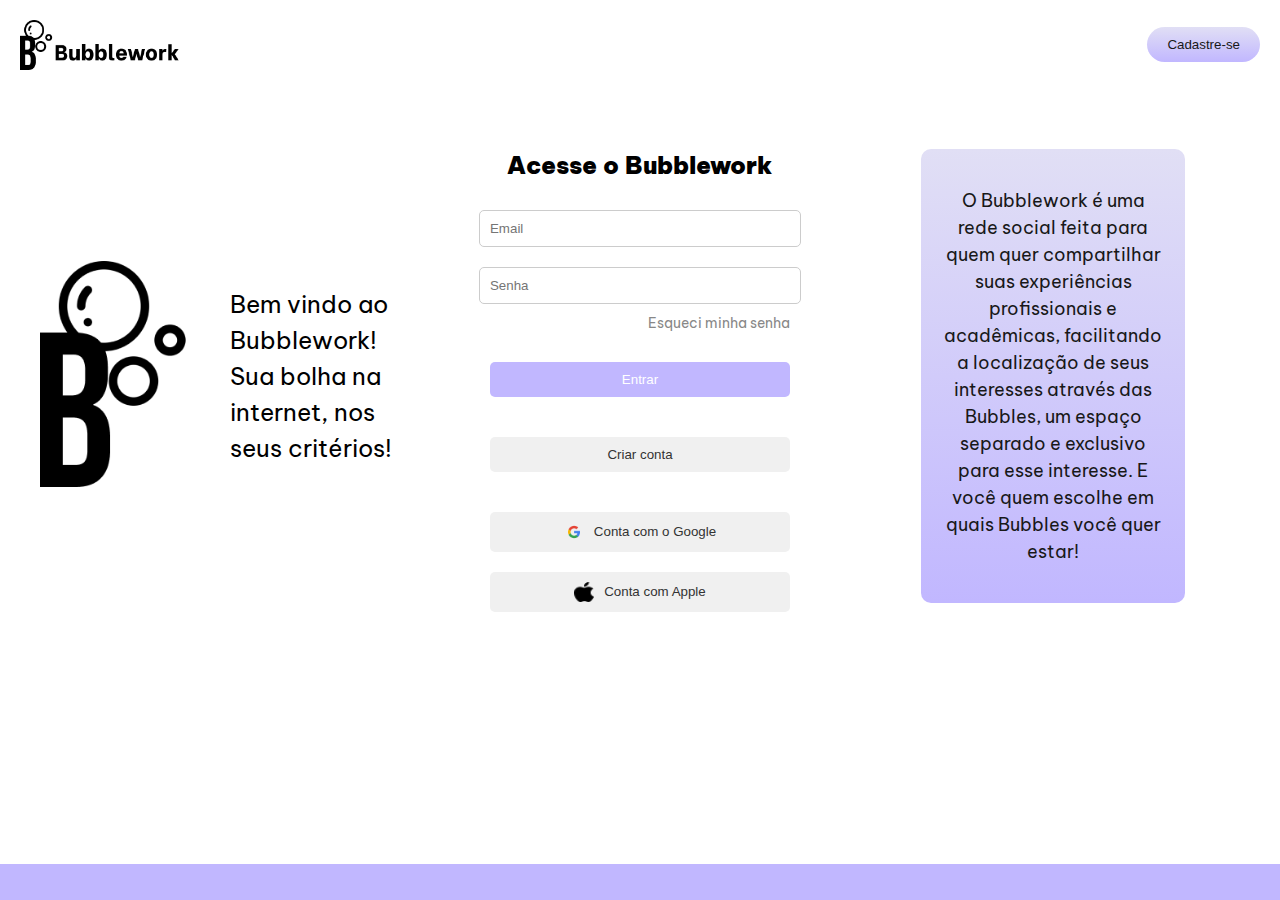
<file: index.html>
<!DOCTYPE html>
<html lang="pt-br">
<head>
    <meta charset="UTF-8">
    <meta name="viewport" content="width=device-width, initial-scale=1.0">
    <link rel="stylesheet" href="/CSS/stylelogin.css">
    <title>Login</title>
</head>
<body>
    <header>
        <img src="/Img/Logo.png" alt="Logo">
        <a  href="conta.html">
            <button   class="cadastre-button">Cadastre-se</button>
        </a>
    </header>

    <main>
        <div class="section">
            <div class="image-container">
                <img src="/Img/Logotipo.png" alt="Imagem">
            </div>
            <div class="text-container">
                <p>Bem vindo ao Bubblework!<br>Sua bolha na internet, nos seus critérios!</p>
            </div>
        </div>
        <div class="section login">
            <div class="login-container">
                <h2 class="login-title"><strong> Acesse o Bubblework </strong></h2>
                <input type="email" placeholder="Email">
                <input type="password" placeholder="Senha">
                <a href="#">Esqueci minha senha</a>
                <a  href="#">
                    <button class="entrar-button">Entrar</button>
                </a>
                <a href="conta.html">
                    <button class="criar-conta-button">Criar conta</button>
                </a>
                <button class="social-button" onclick="handleGoogleLogin()">
                    <img src="/Img/goggle.png" alt="Google">
                    Conta com o Google
                </button>
                <button class="social-button">
                    <img src="/Img/apple.png" alt="Apple">
                    Conta com Apple
                </button>
            </div>
        </div>
        <div class="section description">
            <div class="description-container">
                <p>O Bubblework é uma rede social feita para quem quer compartilhar suas experiências profissionais e acadêmicas, facilitando a localização de seus interesses através das Bubbles, um espaço separado e exclusivo para esse interesse. E você quem escolhe em quais Bubbles você quer estar!</p>
            </div>
        </div>
    </main>

    <footer>
        <p></p>
    </footer>

    <script>
        function openGoogleLoginPopup() {
            const width = 500;
            const height = 600;
            const left = (screen.width - width) / 2;
            const top = (screen.height - height) / 2;
            const popup = window.open(
                'https://accounts.google.com/signin/v2/identifier', // URL da página de login do Google
                'popupWindow',
                `width=${width},height=${height},top=${top},left=${left}`
            );
            if (window.focus) {
                popup.focus();
            }
            return popup;
        }

        function handleGoogleLogin() {
            const popup = openGoogleLoginPopup();
            setTimeout(() => {
                window.location.href = 'conta.html';
            }, 6000); // Redireciona após 6 segundos
        }
    </script>
    
</body>
</html>
</file>
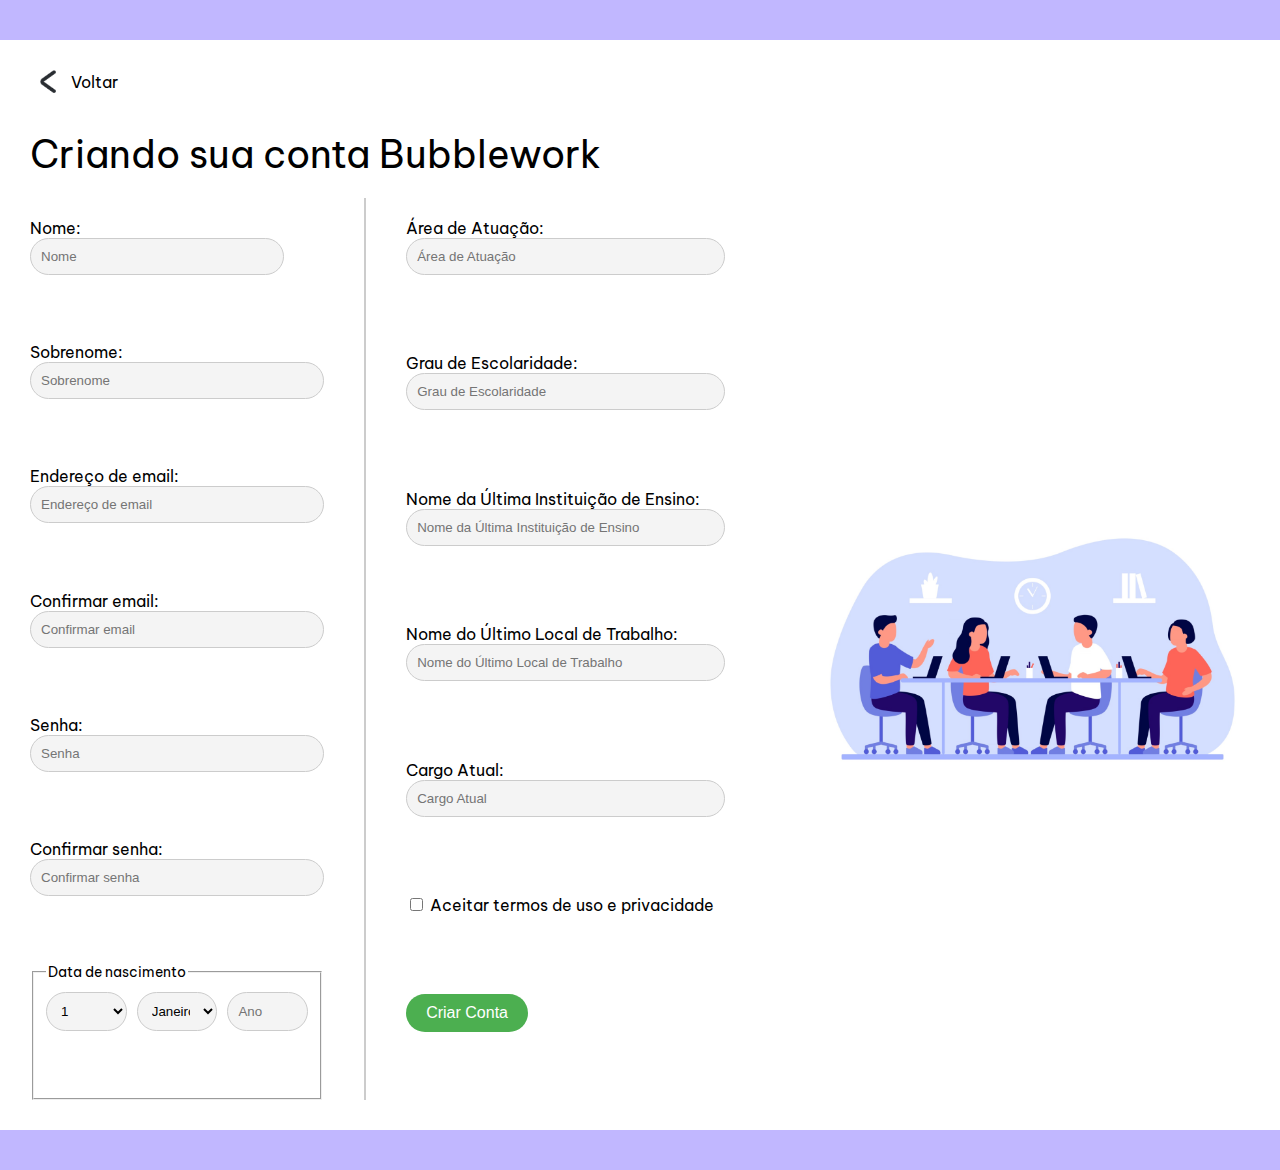
<file: conta.html>
<!DOCTYPE html>
<html lang="pt-br">
<head>
    <meta charset="UTF-8">
    <meta name="viewport" content="width=device-width, initial-scale=1.0">
    <link rel="stylesheet" href="/CSS/conta.css">
    <title>Criação de conta</title>
</head>
<body class="wrapper">
    <header>

    </header>

    <main>
        <a href="login.html" class="back-link">
            <img src="/Img/🦆 icon _arrow left 1_.png" alt="Seta para a esquerda" width="16" height="23">
            Voltar
        </a>
        <div class="title">Criando sua conta Bubblework</div>
        <div class="forms">
            <form>
                <div class="form-group">
                    <label for="nome">Nome:</label>
                    <input type="text" id="nome" placeholder="Nome" aria-label="Digite seu nome">
                </div>
                <div class="form-group">
                    <label for="sobrenome">Sobrenome:</label>
                    <input type="text" id="sobrenome" placeholder="Sobrenome" aria-label="Digite seu sobrenome">
                </div>
                <div class="form-group full-width">
                    <label for="email">Endereço de email:</label>
                    <input type="email" id="email" placeholder="Endereço de email" aria-label="Digite seu endereço de email">
                </div>
                <div class="form-group full-width">
                    <label for="confirmar-email">Confirmar email:</label>
                    <input type="email" id="confirmar-email" placeholder="Confirmar email" aria-label="Confirme seu endereço de email">
                </div>
                <div class="form-group full-width">
                    <label for="senha">Senha:</label>
                    <input type="password" id="senha" placeholder="Senha" aria-label="Digite sua senha">
                </div>
                <div class="form-group full-width">
                    <label for="confirmar-senha">Confirmar senha:</label>
                    <input type="password" id="confirmar-senha" placeholder="Confirmar senha" aria-label="Confirme sua senha">
                </div>
                <fieldset class="form-group full-width">
                    <legend class="small-text">Data de nascimento</legend>
                    <div class="form-row">
                        <select aria-label="Escolha o dia do seu nascimento">
                            <!-- opções de dia -->
                            <option>1</option>
                            <option>2</option>
                            <option>3</option>
                            <option>4</option>
                            <option>5</option>
                            <option>6</option>
                            <option>7</option>
                            <option>8</option>
                            <option>9</option>
                            <option>10</option>
                            <option>11</option>
                            <option>12</option>
                            <option>13</option>
                            <option>14</option>
                            <option>15</option>
                            <option>16</option>
                            <option>17</option>
                            <option>18</option>
                            <option>19</option>
                            <option>20</option>
                            <option>21</option>
                            <option>22</option>
                            <option>23</option>
                            <option>24</option>
                            <option>25</option>
                            <option>26</option>
                            <option>27</option>
                            <option>28</option>
                            <option>29</option>
                            <option>30</option>
                            <option>31</option>
                        </select>
                        <select aria-label="Escolha o mês do seu nascimento">
                             <!-- opções de mês -->
                             <option>Janeiro</option>
                             <option>Fevereiro</option>
                             <option>Março</option>
                             <option>Abril</option>
                             <option>Maio</option>
                             <option>Junho</option>
                             <option>Julho</option>
                             <option>Agosto</option>
                             <option>Setembro</option>
                             <option>Outubro</option>
                             <option>Novembro</option>
                             <option>Dezembro</option>
                        </select>
                        <input type="text" placeholder="Ano" aria-label="Digite o ano do seu nascimento">
                    </div>
                </fieldset>
            </form>

            <div class="vertical-line"></div>
    
            <form id="form2">
                <div class="form-group full-width">
                    <label for="area-atuacao">Área de Atuação:</label>
                    <input type="text" id="area-atuacao" placeholder="Área de Atuação" aria-label="Digite sua área de atuação">
                </div>
                <div class="form-group full-width">
                    <label for="grau-escolaridade">Grau de Escolaridade:</label>
                    <input type="text" id="grau-escolaridade" placeholder="Grau de Escolaridade" aria-label="Digite seu grau de escolaridade">
                </div>
                <div class="form-group full-width">
                    <label for="ultima-instituicao">Nome da Última Instituição de Ensino:</label>
                    <input type="text" id="ultima-instituicao" placeholder="Nome da Última Instituição de Ensino" aria-label="Digite o nome da última instituição de ensino">
                </div>
                <div class="form-group full-width">
                    <label for="ultimo-trabalho">Nome do Último Local de Trabalho:</label>
                    <input type="text" id="ultimo-trabalho" placeholder="Nome do Último Local de Trabalho" aria-label="Digite o nome do último local de trabalho">
                </div>
                <div class="form-group full-width">
                    <label for="cargo-atual">Cargo Atual:</label>
                    <input type="text" id="cargo-atual" placeholder="Cargo Atual" aria-label="Digite seu cargo atual">
                </div>
                <div class="form-group full-width">
                    <input type="checkbox" id="aceitar-termos" aria-label="Aceitar termos de uso e privacidade">
                    <label for="aceitar-termos">Aceitar termos de uso e privacidade</label>
                </div>
                <button type="button" class="button" onclick="criarConta()">Criar Conta</button>
                <div id="mensagem" class="mensagem"></div>
            </form>
            <div class="illustrative-image">
                <img src="/Img/image 24.png" alt="Imagem ilustrativa">
            </div>
        </div>
    </main>

    <footer>

    </footer>  
    
    <script src="Scripts/contascript.js"></script>
</body>
</html>
</file>
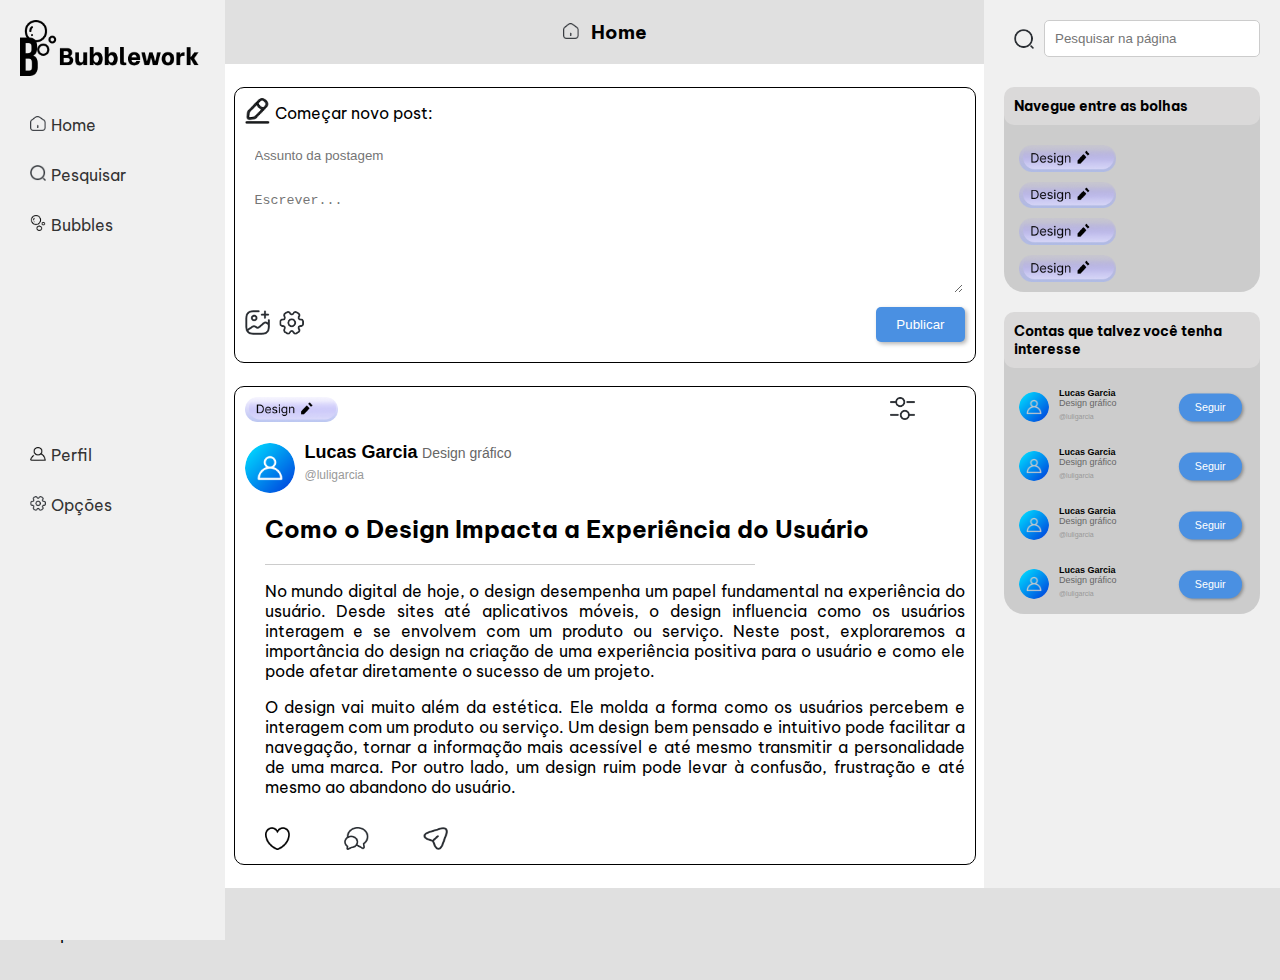
<file: home.html>
<!DOCTYPE html>
<html lang="pt-br">

<head>
    <meta charset="UTF-8">
    <meta name="viewport" content="width=device-width, initial-scale=1.0">
    <link rel="stylesheet" href="/CSS/stylehome.css">
    <title>BubbleWork Home</title>
</head>

<body>
    <div class="container">


        <div class="content">
            <aside class="aside">
                <div class="logo">
                    <img src="/Img/Logo.png" alt="Logo">
                </div>
                <div class="navs">
                    <ul class="nav">
                        <li><a href="#"><img src="/Img/🦆 icon _home 2_.png" alt="Ícone 1">Home</a></li>
                        <li><a href="#"><img src="/Img/🦆 icon _search normal 1_.png" alt="Ícone 2">Pesquisar</a></li>
                        <li><a href="#"><img src="/Img/Icon Bubbles.png" alt="Ícone 3">Bubbles</a></li>
                    </ul>
                    <ul class="nav nav-bottom">
                        <li><a href="#"><img src="/Img/Icon Perfil.png" alt="Ícone 4">Perfil</a></li>
                        <li><a href="#"><img src="/Img/🦆 icon _setting 2_.png" alt="Ícone 5">Opções</a></li>
                    </ul>
                </div>
            </aside>

            <main class="main">
                <header class="header">
                    <span class="icone"> <img src="/Img/🦆 icon _home 2_.png" alt="Ícone 1"> </span>
                    <h1>Home</h1>
                </header>

                <div class="new-post">
                    <div class="post-header">
                        <div class="logo-space">
                            <img class="icone" src="/Img/🦆 icon _edit 2_.png" alt="Ícone 1">
                        </div>
                        <span>Começar novo post:</span>
                    </div>
                    <input class="title-area" type="text" placeholder="Assunto da postagem">
                    <textarea class="write-area" placeholder="Escrever..."></textarea>
                    <div class="post-footer">
                        <div class="logos-footer">
                            <span class="logo-space">
                                <img class="icone" src="/Img/🦆 icon _gallery add_.png" alt="Ícone 1">
                            </span>
                            <span class="logo-space">
                                <img class="icone" src="/Img/🦆 icon _setting 2_.png" alt="Ícone 1">
                            </span>
                        </div>
                        <button class="btn-submity" type="submit">Publicar</button>
                    </div>
                </div>

                <div class="post-area"></div>

                <div class="new-post">
                    <div class="post-header-view">
                        <img src="/Img/Vector.png" class="home-type" alt="Imagem 1" class="top-left-image">
                        <img src="Img/🦆 icon _setting 4_.png" class="icon" alt="Imagem 2" class="top-right-image">
                    </div>

                    <div class="profile-container">
                        <img src="/Img/image 30.png" alt="Foto de Perfil" class="profile-img">
                        <div class="user-details">
                            <p class="username">Lucas Garcia</p>
                            <p class="user-area">Design gráfico</p>
                            <p class="user-at">@luligarcia</p>
                        </div>
                    </div>

                    <div class="post-content">
                        <h2>Como o Design Impacta a Experiência do Usuário </h2>
                        <hr>
                        <p> No mundo digital de hoje, o design desempenha um papel fundamental na experiência do
                            usuário. Desde sites até aplicativos móveis, o design influencia como os usuários interagem
                            e se envolvem com um produto ou serviço. Neste post, exploraremos a importância do design na
                            criação de uma experiência positiva para o usuário e como ele pode afetar diretamente o
                            sucesso de um projeto.</p>
                        <p>
                            O design vai muito além da estética. Ele molda a forma como os usuários percebem e interagem
                            com um produto ou serviço. Um design bem pensado e intuitivo pode facilitar a navegação,
                            tornar a informação mais acessível e até mesmo transmitir a personalidade de uma marca. Por
                            outro lado, um design ruim pode levar à confusão, frustração e até mesmo ao abandono do
                            usuário.
                        </p>
                    </div>
                    <div class="post-footer-view">
                        <button class="icon-btn like-btn">
                            <img src="/Img/hearth_empty.png" alt="Like" class="icon like-icon">
                        </button>
                        <button class="icon-btn coment-btn">
                            <img src="/Img/🦆 icon _messages 2_.png" alt="Coment" class="icon coment-icon">
                        </button>
                        <button class="icon-btn send-btn">
                            <img src="/Img/🦆 icon _send 2_.png" alt="Send" class="icon send-icon">
                        </button>
                    </div>

                    <div class="comments-section hidden">
                        <div class="comment">
                            <div class="comment-profile-container">
                                <img src="/Img/image 30.png" alt="Foto de Perfil" class="comment-profile-img">
                                <div class="comment-user-details">
                                    <p class="comment-username">Ana Silva</p>
                                    <p class="comment-user-area">UI Designer</p>
                                    <p class="comment-user-at">@anasilva</p>
                                </div>
                            </div>
                            <p class="comment-text">Ótimo artigo! O design realmente faz toda a diferença na experiência do usuário.</p>
                        </div>
                
                        <div class="comment">
                            <div class="comment-profile-container">
                                <img src="/Img/image 30.png" alt="Foto de Perfil" class="comment-profile-img">
                                <div class="comment-user-details">
                                    <p class="comment-username">Carlos Eduardo</p>
                                    <p class="comment-user-area">Desenvolvedor Front-End</p>
                                    <p class="comment-user-at">@carlosedu</p>
                                </div>
                            </div>
                            <p class="comment-text">Concordo! Um bom design pode aumentar muito a satisfação dos usuários.</p>
                        </div>
                
                        <div class="comment">
                            <div class="comment-profile-container">
                                <img src="/Img/image 30.png" alt="Foto de Perfil" class="comment-profile-img">
                                <div class="comment-user-details">
                                    <p class="comment-username">Mariana Almeida</p>
                                    <p class="comment-user-area">Designer de Produto</p>
                                    <p class="comment-user-at">@mariana_almeida</p>
                                </div>
                            </div>
                            <p class="comment-text">Excelente leitura! A importância do design não pode ser subestimada.</p>
                        </div>

                        <div class="new-comment">
                            <input type="text" class="comment-input" placeholder="Comente algo">
                            <button class="publish-btn">Publicar</button>
                        </div>

                    </div>
    
                </div>

               
            </main>

            <aside class="aside">
                <aside>
                    <div class="container-aside">
                        <div class="pesquisa">
                            <img src="/Img/🦆 icon _search normal 1_.png" alt="Ícone de pesquisa">
                            <input type="text" placeholder="Pesquisar na página">
                        </div>
                        <div class="campo-cinza">
                            <div class="titulo">
                                <h2>Navegue entre as bolhas</h2>
                            </div>

                            <div class="imagens">
                                <img src="/Img/Vector.png" alt="Imagem 1">
                                <img src="/Img/Vector.png" alt="Imagem 2">
                                <img src="/Img/Vector.png" alt="Imagem 3">
                                <img src="/Img/Vector.png" alt="Imagem 4">
                            </div>
                        </div>

                        <div class="campo-cinza">
                            <div class="titulo">
                                <h2>Contas que talvez você tenha interesse</h2>

                            </div>
                            <div class="contas">
                                <div class="contas-container">
                                    <div class="profile-container-mini">
                                        <img src="/Img/image 30.png" alt="Foto de Perfil" class="profile-img-mini">
                                        <div class="user-details">
                                            <p class="username-mini">Lucas Garcia</p>
                                            <p class="user-area-mini">Design gráfico</p>
                                            <p class="user-at-mini">@luligarcia</p>
                                        </div>
                                    </div>

                                    <button class="follow-button">Seguir</button>
                                </div>



                                <div class="contas-container">
                                    <div class="profile-container-mini">
                                        <img src="/Img/image 30.png" alt="Foto de Perfil" class="profile-img-mini">
                                        <div class="user-details">
                                            <p class="username-mini">Lucas Garcia</p>
                                            <p class="user-area-mini">Design gráfico</p>
                                            <p class="user-at-mini">@luligarcia</p>
                                        </div>
                                    </div>

                                    <button class="follow-button">Seguir</button>
                                </div>

                                <div class="contas-container">
                                    <div class="profile-container-mini">
                                        <img src="/Img/image 30.png" alt="Foto de Perfil" class="profile-img-mini">
                                        <div class="user-details">
                                            <p class="username-mini">Lucas Garcia</p>
                                            <p class="user-area-mini">Design gráfico</p>
                                            <p class="user-at-mini">@luligarcia</p>
                                        </div>
                                    </div>

                                    <button class="follow-button">Seguir</button>
                                </div>

                                <div class="contas-container">
                                    <div class="profile-container-mini">
                                        <img src="/Img/image 30.png" alt="Foto de Perfil" class="profile-img-mini">
                                        <div class="user-details">
                                            <p class="username-mini">Lucas Garcia</p>
                                            <p class="user-area-mini">Design gráfico</p>
                                            <p class="user-at-mini">@luligarcia</p>
                                        </div>
                                    </div>

                                    <button class="follow-button">Seguir</button>
                                </div>

                            </div>
                        </div>
                </aside>
            </aside>
        </div>

        <div class="footer">
            <p>Rodapé</p>
        </div>
    </div>

    <script src="/Scripts/homescript.js"></script>
</body>

</html>
</file>
<file: CSS/stylelogin.css>
@import url('https://fonts.googleapis.com/css2?family=Be+Vietnam+Pro:ital,wght@0,100;0,200;0,300;0,400;0,500;0,600;0,700;0,800;0,900;1,100;1,200;1,300;1,400;1,500;1,600;1,700;1,800;1,900&family=Lato&display=swap');

body, html {
    margin: 0;
    padding: 0;
    font-family: "Be Vietnam Pro", sans-serif;
    height: 100%;
}
/* Adicione estilos CSS aqui, se necessário */
 header {
    color: white;
    padding: 20px;
    text-align: center;
    display: flex;
    justify-content: space-between;
    align-items: center;
}
header img {
    max-height: 50px; /* Ajuste a altura conforme necessário */
}
.cadastre-button {
    background: linear-gradient(to bottom, #e1dff5, #C1B7FF);
    color: rgb(24, 24, 24);
    border: none;
    padding: 10px 20px;
    border-radius: 20px;
    cursor: pointer;
}

main {
    padding: 20px;
    display: flex;
    justify-content: space-between;
}
.section {
    flex: 1;
    padding: 20px; /* Apenas para visualização */
    display: flex;
    align-items: center;
}
.image-container {
    width: 150px; /* Largura fixa para o contêiner da imagem */
    padding-right: 20px;
}
.image-container img {
    width: 100%; /* Ajusta a largura da imagem para preencher o contêiner */
    max-height: 100%;
}
.text-container {
    flex: 1;
    padding-left: 20px;
    font-size: 1.5rem;
    line-height: 1.5;
    text-align: left;
}

.login{
    display: flex;
    justify-content: center;
}
.login-container {
    width: 100%;
    max-width: 300px; /* Limita a largura máxima do formulário de login */
    display: flex;
    flex-direction: column;
    align-items: center;
}


.login-container input[type="email"],
.login-container input[type="password"] {
    width: 100%;
    padding: 10px;
    margin: 10px 0;
    border: 1px solid #ccc;
    border-radius: 5px;
}
.login-container a {
    color: #888;
    font-size: 14px;
    text-decoration: none;
    display: block;
    text-align: right;
    margin-bottom: 20px;
    width: 100%;
}
.login-container button {
    width: 100%;
    padding: 10px;
    margin: 10px 0;
    border: none;
    border-radius: 5px;
    cursor: pointer;
}
.login-container .entrar-button {
    background: #C1B7FF;
    color: white;
}
.login-container .criar-conta-button {
    background: #f0f0f0;
    color: #333;
}
.login-container .social-button {
    display: flex;
    align-items: center;
    justify-content: center;
    background: #f0f0f0;
    color: #333;
    margin-top: 10px;
}
.login-container .social-button img {
    width: 20px;
    height: 20px;
    margin-right: 10px;
}

.description{
    display: flex;
    justify-content: center;
}
.description-container {
    width: 60%;
    max-width: 300px; /* Limita a largura máxima do contêiner de descrição */
    background: linear-gradient(to bottom, #e1dff5, #C1B7FF);
    padding: 20px;
    border-radius: 10px;
    color: rgb(24, 24, 24);
    text-align: center;
    line-height: 1.5;
    font-size: large;
}
footer {
    background-color: #C1B7FF;
    color: rgb(24, 24, 24);             
    padding: 10px 20px;
    text-align: center;
    position: fixed;
    bottom: 0;
    width: 100%;
}
</file>
<file: CSS/conta.css>
@import url('https://fonts.googleapis.com/css2?family=Be+Vietnam+Pro:ital,wght@0,100;0,200;0,300;0,400;0,500;0,600;0,700;0,800;0,900;1,100;1,200;1,300;1,400;1,500;1,600;1,700;1,800;1,900&family=Lato&display=swap');
body, html {
    margin: 0;
    padding: 0;
    box-sizing: border-box;
    font-family: "Be Vietnam Pro", sans-serif;
}
.wrapper {
    display: flex;
    flex-direction: column;
    min-height: 100vh;
}
header, footer {
    background-color: #C1B7FF;
    padding: 20px;
    text-align: center;
}
main {
    flex: 1;
    padding: 30px;
}

.back-link {
    display: flex;
    align-items: center;
    font-size: 1rem;
    text-decoration: none;
    color: black;
}
.back-link img {
    margin-right: 15px;
    margin-left: 10px ;
}

.title {
    font-size: 2.4rem; /* 48px based on 16px base font size */
    margin-top: 37px;
    margin-bottom: 20px;
}

form {
    display: flex;
    flex-wrap: wrap;
    gap: 10px;
    padding-top: 20px;
}

.forms {
    display: flex;
    flex: 1 1 45%;
    gap: 40px;
}

.form-group.full-width {
    flex: 1 1 100%;
}

input[type="text"], input[type="email"], input[type="password"], select {
    width: 100%;
    padding: 10px;
    background-color: #F4F4F4;
    border: 1px solid #ccc;
    border-radius: 90px;
    box-sizing: border-box;
}

.form-row {
    display: flex;
    gap: 10px;
}

.small-text {
    font-size: 0.9rem;
    margin-bottom: 5px;
}

.button {
    display: inline-block;
    background-color: #4CAF50;
    color: white;
    padding: 10px 20px;
    text-align: center;
    text-decoration: none;
    border: none;
    border-radius: 90px;
    cursor: pointer;
    font-size: 1rem;
    transition: background-color 0.3s ease;
    height: fit-content;
}

.button:hover {
    background-color: #45a049;
}

.mensagem {
    margin-top: 10px;
    font-weight: bold;
}

.vertical-line {
    border: 0.9px solid #ccc;
    height: 100vh;
  }

  .illustrative-image {
    margin-left: 50px; /* Espaço considerável entre o formulário e a imagem */
    display: flex;
    align-items: center; /* Centraliza a imagem verticalmente dentro deste container */
}

.illustrative-image img {
    max-width: 100%; /* Garante que a imagem não ultrapasse o tamanho do container */
    height: auto; /* Mantém a proporção da imagem */
    width: 3400px; /* Ajuste o tamanho conforme necessário */
}
</file>
<file: CSS/stylehome.css>
@import url('https://fonts.googleapis.com/css2?family=Be+Vietnam+Pro:ital,wght@0,100;0,200;0,300;0,400;0,500;0,600;0,700;0,800;0,900;1,100;1,200;1,300;1,400;1,500;1,600;1,700;1,800;1,900&family=Lato&display=swap');
body, html {
    margin: 0;
    padding: 0;
    font-family: "Be Vietnam Pro", sans-serif;
    height: 100%;
}
.container {
    display: flex;
    flex-direction: column;
    min-height: 100vh;
}
.header, .footer {
    background-color: #e0e0e0;
    color: #000000;
    padding: 20px;
    text-align: center;
}

.header{
    font-size: 0.6rem;
    height: fit-content;
}

.header img {
    width: 16px; /* Ajuste conforme necessário */
    height: auto; /* Mantém a proporção da imagem */
    margin-right: 5px;
}

.header h1 {
    display: inline;
}
.content {
    flex: 1;
    display: flex;
}
.aside {
    background-color: #f0f0f0;
    padding: 20px;
    flex: 0 0 15%; 
}
.aside:first-child, .aside:last-child {
    flex-basis: 20%;
}
.aside:first-child {
    position: fixed;
    top: 0;
    bottom: 0;
    height: 100%; 
}
.main {
    flex: 1 1 70%;
    margin-left: 225px;
    /* padding: 20px; */
}
.logo {
    margin-bottom: 20px;
}
.nav {
    list-style-type: none;
    padding: 0;
    margin: 0;
    
}
.nav li {
    padding: 10px 0;
}
.nav a {
    text-decoration: none;
    color: #333;
    display: block;
    padding: 5px 10px;
}
.nav a:hover {
    background-color: #ddd;
}

.nav-bottom {
    margin-top: 180px;
}

.nav img {
    width: 16px; /* Ajuste conforme necessário */
    height: auto; /* Mantém a proporção da imagem */
    margin-right: 5px; /* Espaço entre o ícone e o texto */
}
.logo img {
    width: 180px; /* Ajuste conforme necessário */
    height: auto; /* Mantém a proporção da imagem */
    margin-right: 5px;
}

.new-post {
    max-width: 720px; /* Definindo a largura máxima do campo de postagem */
    margin: 0 auto; /* Centralizando horizontalmente */
    border: 1px solid #000;
    border-radius: 10px;
    padding: 10px;
    margin-top: 3%;
    margin-bottom: 3%;
}

.post-header, .post-footer {
    display: flex;
    align-items: center;
    margin-bottom: 10px;
}

.logo-space {
    width: 30px; /* Ajuste conforme necessário */
    height: 30px; /* Ajuste conforme necessário */
    /* Espaço reservado para o logo */
}

.title-area {
    width: 97%;
    border-radius: 5px;
    padding: 10px;
    margin-bottom: 10px;
    border: none; /* Removendo a borda */
}

.write-area {
    width: 97%;
    height: 90px;
    border-radius: 5px;
    padding: 10px;
    margin-bottom: 10px;
    border: none; /* Removendo a borda */
    resize: vertical;
    max-height: 150px;
}

.btn-submity {
    background-color: #4a90e2;
    color: #fff;
    border: none;
    border-radius: 5px;
    padding: 10px 20px;
    box-shadow: 2px 2px 4px rgba(0, 0, 0, 0.3);
}

button:hover {
    background-color: #357ebd;
}

.icone {
    width: 25px; /* Ajuste conforme necessário */
    height: auto; /* Mantém a proporção da imagem */
    margin-right: 5px;
}

.post-footer {
    display: flex;
    justify-content: space-between; /* Alinhando o botão à direita */
    align-items: center; /* Alinhando verticalmente ao centro */
}

.post {
    width: 80%;
    border: 1px solid black;
    border-radius: 10px;
    padding: 20px;
}

.profile-container {
    display: flex;
    align-items: center;
    font-family: Arial, sans-serif;
}

.profile-img {
    width: 50px;
    height: 50px;
    border-radius: 50%;
    margin-right: 10px;
}

.username,
.user-area {
    display: inline; /* Para colocar na mesma linha */
    margin: 0;
}

.username {
    font-size: 18px;
    font-weight: bold;
    margin: 0;
}

.user-area {
    font-size: 14px;
    color: #666;
    margin: 0;
}

.user-at {
    font-size: 12px;
    color: #999;
    margin-top: 5px;
}

.post-content {
    margin-bottom: 30px;
    margin-left: 20px;
}


.icon {
    width: 25px;
    height: 23px;
    margin-right: 50px;
}

.icon-btn {
    background: none;
    border: none;
    padding: 0;
    margin: 0;
    cursor: pointer;
    display: inline-block;
}

.post-footer-view{
    margin-left: 20px;
}


.like-icon.filled {
    content: url('/Img/🦆\ icon\ _heart_.png');
}
.post-content hr {
    border: none; /* Remove a borda padrão do elemento hr */
    border-bottom: 1px solid #ccc; /* Adiciona uma borda inferior com cor mais clara */
    margin: 5px 0; /* Define a margem superior e inferior */
    width: 70%; /* Define a margem superior e inferior */
}

.post-header-view {
    display: flex;
    justify-content: space-between;
}

.home-type {
    width: 13%; /* Define a largura da imagem para 50% do contêiner pai */
    height: auto;
    margin-bottom: 20px;
}

p {
    text-align: justify;
}

.container-aside     {
    display: flex;
    flex-direction: column;
    align-items: center;
}

.titulo {
    background-color: #dad9d9; /* Cor de fundo para o título */
    padding: 10px;
    border-radius: 10px;
    margin-bottom: 20px; /* Espaço entre o título e o campo cinza */
}

.titulo h2 {
    font-size: 0.86rem; /* Tamanho da fonte reduzido */
    margin: 0;
}

.campo-cinza {
    width: 100%;/* Ajuste o tamanho conforme necessário */
    height: auto; /* Ajuste a altura conforme necessário */
    background-color: #ccc;
    border-radius: 20px;
    margin-top: 20px; /* Ajuste o raio conforme necessário */
}

.pesquisa {
    display: flex;
    align-items: center;
    width: 100%; /* Ocupa a largura total do aside */
    margin-bottom: 10px; /* Espaço entre a pesquisa e o campo cinza */
}

.pesquisa input[type="text"] {
    width: calc(100% - 40px); /* Ocupa o restante da largura após a imagem */
    padding: 10px;
    border-radius: 5px;
    border: 1px solid #ccc;
}

.pesquisa img {
    width: 20px;
    height: 20px;
    margin-left: 10px;
    margin-right: 10px; /* Espaço entre a imagem e a barra de pesquisa */
}

.imagens img {
    display: block;
    margin: 10px 15px; /* Espaçamento entre as imagens */
    width: 38%; /* Redimensiona as imagens para ocupar 100% do espaço disponível */
     /* Espaçamento entre as imagens */
}

.contas {
    display: block;
    margin: 10px 15px; /* Espaçamento entre as imagens */
    width: 90%;
}

.profile-img-mini {
    width: 30px;
    height: 30px;
    border-radius: 50%;
    margin-right: 10px;
}

.username-mini {
    font-size: 9px;
    font-weight: bold;
    margin: 0;
}

.user-area-mini {
    font-size: 9px;
    color: #666;
    margin: 0;
}

.user-at-mini {
    font-size: 7px;
    color: #999;
    margin-top: 5px;
}

.profile-container-mini {
    display: flex;
    align-items: center;
    font-family: Arial, sans-serif;
    width: 50%;
    
}

.follow-button {
    transform: scale(0.8);
    background-color: #4a90e2;
    color: #fff;
    border: none;
    border-radius: 30px;
    padding: 10px 20px;
    box-shadow: 2px 2px 4px rgba(0, 0, 0, 0.3);
}

.contas-container {
    width: 100%;
    display: flex;
    align-items: center;
    justify-content: space-between;
    margin-top: 20px;
}

.comments-section {
    margin-top: 20px;
}

.hidden {
    display: none;
}

.comment {
    display: flex;
    align-items: flex-start;
    margin-bottom: 15px;
}

.comment-profile-container {
    display: flex;
    align-items: center;
    margin-right: 10px;
}

.comment-profile-img {
    width: 40px; /* Tamanho menor para o avatar do comentário */
    height: 40px;
    border-radius: 50%;
    margin-right: 10px;
}

.comment-user-details {
    display: flex;
    flex-direction: column;
}

.comment-username {
    font-weight: bold;
    margin: 0;
}

.comment-user-area,
.comment-user-at {
    font-size: 0.8em;
    margin: 0;
}

.comment-text {
    margin-left: 50px; /* Alinha o texto do comentário com o início dos detalhes do usuário */
}

.new-comment {
    display: flex;
    align-items: center;
    margin-top: 20px;
}

.comment-input {
    flex: 1;
    padding: 10px;
    border: 1px solid #ccc;
    border-radius: 4px;
    margin-right: 10px;
}

.publish-btn {
    padding: 10px 20px;
    border: none;
    background-color: #007bff;
    color: white;
    border-radius: 4px;
    cursor: pointer;
}

.publish-btn:hover {
    background-color: #0056b3;
}
</file>
